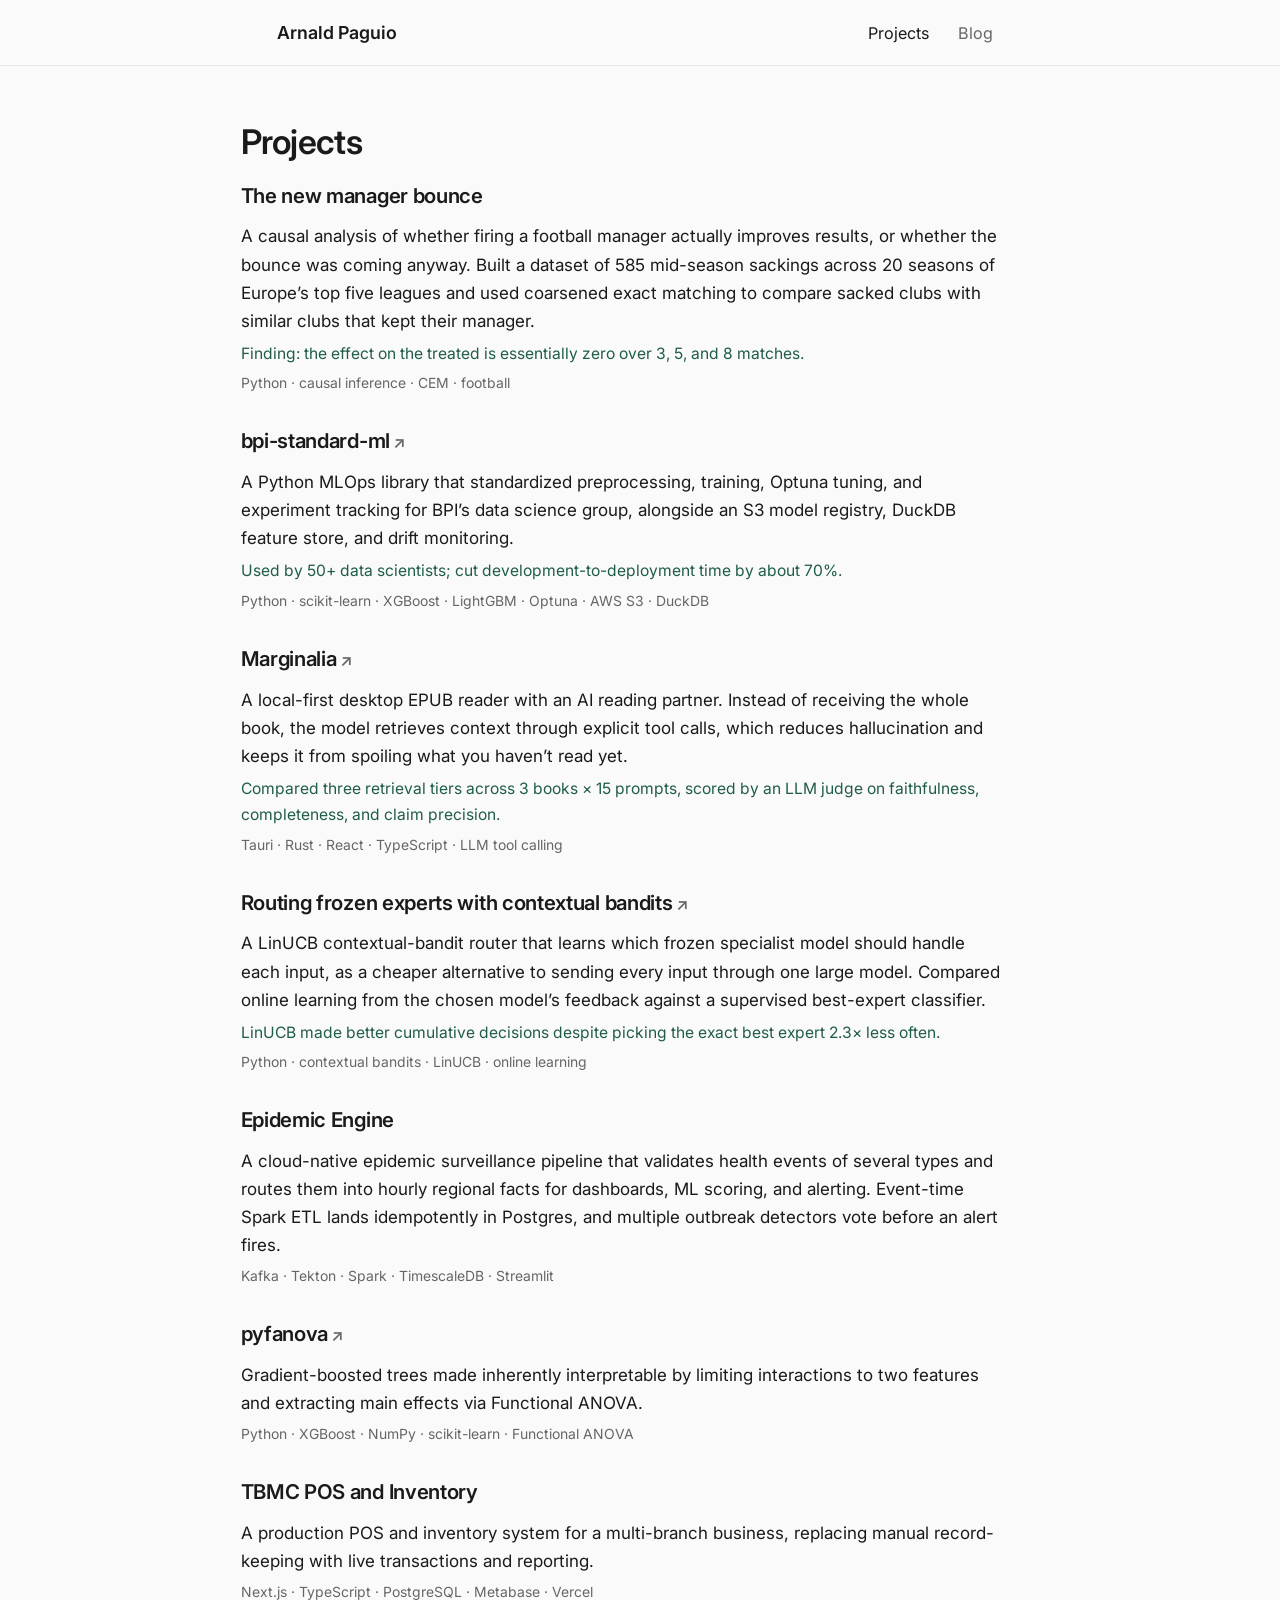
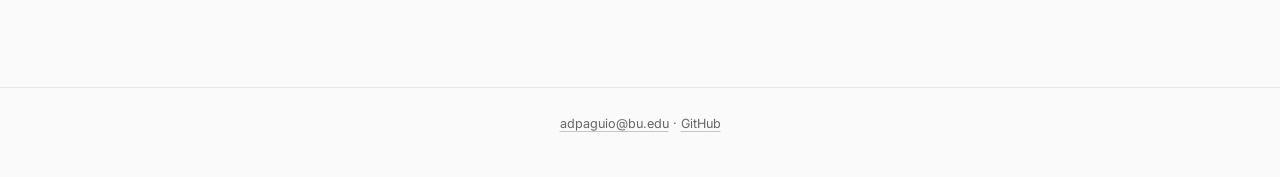
<file: docs/projects.html>
<!DOCTYPE html>
<html xmlns="http://www.w3.org/1999/xhtml" lang="en" xml:lang="en"><head>

<meta charset="utf-8">
<meta name="generator" content="quarto-1.10.18">

<meta name="viewport" content="width=device-width, initial-scale=1.0, user-scalable=yes">


<title>Projects – Arnald Paguio</title>
<style>
/* Default styles provided by pandoc.
** See https://pandoc.org/MANUAL.html#variables-for-html for config info.
*/
span.smallcaps{font-variant: small-caps;}
div.columns{display: flex; gap: 1.5em;}
div.column{flex: auto;}
@media screen {
div.columns{gap: min(4vw, 1.5em);}
div.column{overflow-x: auto;}
}
div.hanging-indent{margin-left: 1.5em; text-indent: -1.5em;}
ul.task-list{list-style: none;}
ul.task-list li input[type="checkbox"] {
  width: 0.8em;
  margin: 0 0.8em 0.2em -1em; /* quarto-specific, see https://github.com/quarto-dev/quarto-cli/issues/4556 */ 
  vertical-align: middle;
}
</style>


<script src="site_libs/quarto-nav/quarto-nav.js"></script>
<script src="site_libs/clipboard/clipboard.min.js"></script>
<script src="site_libs/quarto-html/quarto.js" type="module"></script>
<script src="site_libs/quarto-html/tabsets/tabsets.js" type="module"></script>
<script src="site_libs/quarto-html/popper.min.js"></script>
<script src="site_libs/quarto-html/tippy.umd.min.js"></script>
<script src="site_libs/quarto-html/anchor.min.js"></script>
<link href="site_libs/quarto-html/tippy.css" rel="stylesheet">
<link href="site_libs/quarto-html/quarto-syntax-highlighting-30aecb5c9bd4f63e4d1a11ad1edff4ce.css" rel="stylesheet" id="quarto-text-highlighting-styles">
<script src="site_libs/bootstrap/bootstrap.min.js"></script>
<link href="site_libs/bootstrap/bootstrap-icons.css" rel="stylesheet">
<link href="site_libs/bootstrap/bootstrap-f94665b82d700ab14c385ffe56d03b32.min.css" rel="stylesheet" append-hash="true" id="quarto-bootstrap" data-mode="light">
<script id="quarto-search-options" type="application/json">{
  "language": {
    "search-no-results-text": "No results",
    "search-matching-documents-text": "matching documents",
    "search-copy-link-title": "Copy link to search",
    "search-hide-matches-text": "Hide additional matches",
    "search-more-match-text": "more match in this document",
    "search-more-matches-text": "more matches in this document",
    "search-clear-button-title": "Clear",
    "search-text-placeholder": "",
    "search-detached-cancel-button-title": "Cancel",
    "search-submit-button-title": "Submit",
    "search-label": "Search"
  }
}</script>
<link rel="preconnect" href="https://fonts.googleapis.com">
<link rel="preconnect" href="https://fonts.gstatic.com" crossorigin="">
<link href="https://fonts.googleapis.com/css2?family=Inter:wght@400;500;600&amp;family=Newsreader:ital,opsz,wght@1,6..72,400&amp;family=JetBrains+Mono:wght@400;500&amp;display=swap" rel="stylesheet">


</head>

<body class="nav-fixed fullcontent quarto-light">

<div id="quarto-search-results"></div>
  <header id="quarto-header" class="headroom fixed-top">
    <nav class="navbar navbar-expand-lg " data-bs-theme="dark">
      <div class="navbar-container container-fluid">
      <div class="navbar-brand-container mx-auto">
    <a class="navbar-brand" href="./index.html">
    <span class="navbar-title">Arnald Paguio</span>
    </a>
  </div>
          <button class="navbar-toggler" type="button" data-bs-toggle="collapse" data-bs-target="#navbarCollapse" aria-controls="navbarCollapse" role="menu" aria-expanded="false" aria-label="Toggle navigation" onclick="if (window.quartoToggleHeadroom) { window.quartoToggleHeadroom(); }">
  <span class="navbar-toggler-icon"></span>
</button>
          <div class="collapse navbar-collapse" id="navbarCollapse">
            <ul class="navbar-nav navbar-nav-scroll ms-auto">
  <li class="nav-item">
    <a class="nav-link active" href="./projects.html" aria-current="page"> 
<span class="menu-text">Projects</span></a>
  </li>  
  <li class="nav-item">
    <a class="nav-link" href="./blog/index.html"> 
<span class="menu-text">Blog</span></a>
  </li>  
</ul>
          </div> <!-- /navcollapse -->
            <div class="quarto-navbar-tools">
</div>
      </div> <!-- /container-fluid -->
    </nav>
</header>
<!-- content -->
<div id="quarto-content" class="quarto-container page-columns page-rows-contents page-layout-article page-navbar">
<!-- sidebar -->
<!-- margin-sidebar -->
    
<!-- main -->
<main class="content" id="quarto-document-content">

<header id="title-block-header" class="quarto-title-block default">
<div class="quarto-title">
<h1 class="title">Projects</h1>
</div>



<div class="quarto-title-meta">

    
  
    
  </div>
  


</header>


<div class="project-list">
<section id="the-new-manager-bounce" class="level2">
<h2 class="anchored" data-anchor-id="the-new-manager-bounce"><a href="blog/new-manager-bounce/">The new manager bounce</a></h2>
<p>A causal analysis of whether firing a football manager actually improves results, or whether the bounce was coming anyway. Built a dataset of 585 mid-season sackings across 20 seasons of Europe’s top five leagues and used coarsened exact matching to compare sacked clubs with similar clubs that kept their manager.</p>
<p class="result">
Finding: the effect on the treated is essentially zero over 3, 5, and 8 matches.
</p>
<p class="tech">
Python · causal inference · CEM · football
</p>
</section>
<section id="bpi-standard-ml" class="level2">
<h2 class="anchored" data-anchor-id="bpi-standard-ml"><a href="https://github.com/aadpaguio/bpi-standard-ml-demo">bpi-standard-ml</a></h2>
<p>A Python MLOps library that standardized preprocessing, training, Optuna tuning, and experiment tracking for BPI’s data science group, alongside an S3 model registry, DuckDB feature store, and drift monitoring.</p>
<p class="result">
Used by 50+ data scientists; cut development-to-deployment time by about 70%.
</p>
<p class="tech">
Python · scikit-learn · XGBoost · LightGBM · Optuna · AWS S3 · DuckDB
</p>
</section>
<section id="marginalia" class="level2">
<h2 class="anchored" data-anchor-id="marginalia"><a href="https://github.com/aadpaguio/Marginalia">Marginalia</a></h2>
<p>A local-first desktop EPUB reader with an AI reading partner. Instead of receiving the whole book, the model retrieves context through explicit tool calls, which reduces hallucination and keeps it from spoiling what you haven’t read yet.</p>
<p class="result">
Compared three retrieval tiers across 3 books × 15 prompts, scored by an LLM judge on faithfulness, completeness, and claim precision.
</p>
<p class="tech">
Tauri · Rust · React · TypeScript · LLM tool calling
</p>
</section>
<section id="routing-frozen-experts-with-contextual-bandits" class="level2">
<h2 class="anchored" data-anchor-id="routing-frozen-experts-with-contextual-bandits"><a href="https://github.com/aadpaguio/moe_contextual_bandits">Routing frozen experts with contextual bandits</a></h2>
<p>A LinUCB contextual-bandit router that learns which frozen specialist model should handle each input, as a cheaper alternative to sending every input through one large model. Compared online learning from the chosen model’s feedback against a supervised best-expert classifier.</p>
<p class="result">
LinUCB made better cumulative decisions despite picking the exact best expert 2.3× less often.
</p>
<p class="tech">
Python · contextual bandits · LinUCB · online learning
</p>
</section>
<section id="epidemic-engine" class="level2">
<h2 class="anchored" data-anchor-id="epidemic-engine">Epidemic Engine</h2>
<p>A cloud-native epidemic surveillance pipeline that validates health events of several types and routes them into hourly regional facts for dashboards, ML scoring, and alerting. Event-time Spark ETL lands idempotently in Postgres, and multiple outbreak detectors vote before an alert fires.</p>
<p class="tech">
Kafka · Tekton · Spark · TimescaleDB · Streamlit
</p>
</section>
<section id="pyfanova" class="level2">
<h2 class="anchored" data-anchor-id="pyfanova"><a href="https://github.com/aadpaguio/pyfanova">pyfanova</a></h2>
<p>Gradient-boosted trees made inherently interpretable by limiting interactions to two features and extracting main effects via Functional ANOVA.</p>
<p class="tech">
Python · XGBoost · NumPy · scikit-learn · Functional ANOVA
</p>
</section>
<section id="tbmc-pos-and-inventory" class="level2">
<h2 class="anchored" data-anchor-id="tbmc-pos-and-inventory">TBMC POS and Inventory</h2>
<p>A production POS and inventory system for a multi-branch business, replacing manual record-keeping with live transactions and reporting.</p>
<p class="tech">
Next.js · TypeScript · PostgreSQL · Metabase · Vercel
</p>
</section>
</div>



</main> <!-- /main -->
<script id="quarto-html-after-body" type="application/javascript">
  window.document.addEventListener("DOMContentLoaded", function (event) {
    const icon = "";
    const anchorJS = new window.AnchorJS();
    anchorJS.options = {
      placement: 'right',
      icon: icon
    };
    anchorJS.add('.anchored');
    const isCodeAnnotation = (el) => {
      for (const clz of el.classList) {
        if (clz.startsWith('code-annotation-')) {                     
          return true;
        }
      }
      return false;
    }
    const onCopySuccess = function(e) {
      // button target
      const button = e.trigger;
      // don't keep focus
      button.blur();
      // flash "checked"
      button.classList.add('code-copy-button-checked');
      var currentTitle = button.getAttribute("title");
      button.setAttribute("title", "Copied!");
      let tooltip;
      if (window.bootstrap) {
        button.setAttribute("data-bs-toggle", "tooltip");
        button.setAttribute("data-bs-placement", "left");
        button.setAttribute("data-bs-title", "Copied!");
        tooltip = new bootstrap.Tooltip(button, 
          { trigger: "manual", 
            customClass: "code-copy-button-tooltip",
            offset: [0, -8]});
        tooltip.show();    
      }
      setTimeout(function() {
        if (tooltip) {
          tooltip.hide();
          button.removeAttribute("data-bs-title");
          button.removeAttribute("data-bs-toggle");
          button.removeAttribute("data-bs-placement");
        }
        button.setAttribute("title", currentTitle);
        button.classList.remove('code-copy-button-checked');
      }, 1000);
      // clear code selection
      e.clearSelection();
    }
    const getTextToCopy = function(trigger) {
      const outerScaffold = trigger.parentElement.cloneNode(true);
      const codeEl = outerScaffold.querySelector('code');
      for (const childEl of codeEl.children) {
        if (isCodeAnnotation(childEl)) {
          childEl.remove();
        }
      }
      return codeEl.innerText;
    }
    const clipboard = new window.ClipboardJS('.code-copy-button:not([data-in-quarto-modal])', {
      text: getTextToCopy
    });
    clipboard.on('success', onCopySuccess);
    if (window.document.getElementById('quarto-embedded-source-code-modal')) {
      const clipboardModal = new window.ClipboardJS('.code-copy-button[data-in-quarto-modal]', {
        text: getTextToCopy,
        container: window.document.getElementById('quarto-embedded-source-code-modal')
      });
      clipboardModal.on('success', onCopySuccess);
    }
      var localhostRegex = new RegExp(/^(?:http|https):\/\/localhost\:?[0-9]*\//);
      var mailtoRegex = new RegExp(/^mailto:/);
        var filterRegex = new RegExp("https:\/\/aadpaguio\.github\.io");
      var isInternal = (href) => {
          return filterRegex.test(href) || localhostRegex.test(href) || mailtoRegex.test(href);
      }
      // Inspect non-navigation links and adorn them if external
     var links = window.document.querySelectorAll('a[href]:not(.nav-link):not(.navbar-brand):not(.toc-action):not(.sidebar-link):not(.sidebar-item-toggle):not(.pagination-link):not(.no-external):not([aria-hidden]):not(.dropdown-item):not(.quarto-navigation-tool):not(.about-link)');
      for (var i=0; i<links.length; i++) {
        const link = links[i];
        if (!isInternal(link.href)) {
          // undo the damage that might have been done by quarto-nav.js in the case of
          // links that we want to consider external
          if (link.dataset.originalHref !== undefined) {
            link.href = link.dataset.originalHref;
          }
        }
      }
    function tippyHover(el, contentFn, onTriggerFn, onUntriggerFn) {
      const config = {
        allowHTML: true,
        maxWidth: 500,
        delay: 100,
        arrow: false,
        appendTo: function(el) {
            return el.parentElement;
        },
        interactive: true,
        interactiveBorder: 10,
        theme: 'quarto',
        placement: 'bottom-start',
      };
      if (contentFn) {
        config.content = contentFn;
      }
      if (onTriggerFn) {
        config.onTrigger = onTriggerFn;
      }
      if (onUntriggerFn) {
        config.onUntrigger = onUntriggerFn;
      }
      window.tippy(el, config); 
    }
    const noterefs = window.document.querySelectorAll('a[role="doc-noteref"]');
    for (var i=0; i<noterefs.length; i++) {
      const ref = noterefs[i];
      tippyHover(ref, function() {
        // use id or data attribute instead here
        let href = ref.getAttribute('data-footnote-href') || ref.getAttribute('href');
        try { href = new URL(href).hash; } catch {}
        const id = href.replace(/^#\/?/, "");
        const note = window.document.getElementById(id);
        if (note) {
          return note.innerHTML;
        } else {
          return "";
        }
      });
    }
    const xrefs = window.document.querySelectorAll('a.quarto-xref');
    const processXRef = (id, note) => {
      // Strip column container classes
      const stripColumnClz = (el) => {
        el.classList.remove("page-full", "page-columns");
        if (el.children) {
          for (const child of el.children) {
            stripColumnClz(child);
          }
        }
      }
      stripColumnClz(note)
      if (id === null || id.startsWith('sec-')) {
        // Special case sections, only their first couple elements
        const container = document.createElement("div");
        if (note.children && note.children.length > 2) {
          container.appendChild(note.children[0].cloneNode(true));
          for (let i = 1; i < note.children.length; i++) {
            const child = note.children[i];
            if (child.tagName === "P" && child.innerText === "") {
              continue;
            } else {
              container.appendChild(child.cloneNode(true));
              break;
            }
          }
          if (window.Quarto?.typesetMath) {
            window.Quarto.typesetMath(container);
          }
          return container.innerHTML
        } else {
          if (window.Quarto?.typesetMath) {
            window.Quarto.typesetMath(note);
          }
          return note.innerHTML;
        }
      } else {
        // Remove any anchor links if they are present
        const anchorLink = note.querySelector('a.anchorjs-link');
        if (anchorLink) {
          anchorLink.remove();
        }
        if (window.Quarto?.typesetMath) {
          window.Quarto.typesetMath(note);
        }
        if (note.classList.contains("callout")) {
          return note.outerHTML;
        } else {
          return note.innerHTML;
        }
      }
    }
    for (var i=0; i<xrefs.length; i++) {
      const xref = xrefs[i];
      tippyHover(xref, undefined, function(instance) {
        instance.disable();
        let url = xref.getAttribute('href');
        let hash = undefined; 
        if (url.startsWith('#')) {
          hash = url;
        } else {
          try { hash = new URL(url).hash; } catch {}
        }
        if (hash) {
          const id = hash.replace(/^#\/?/, "");
          const note = window.document.getElementById(id);
          if (note !== null) {
            try {
              const html = processXRef(id, note.cloneNode(true));
              instance.setContent(html);
            } finally {
              instance.enable();
              instance.show();
            }
          } else {
            // See if we can fetch this
            fetch(url.split('#')[0])
            .then(res => res.text())
            .then(html => {
              const parser = new DOMParser();
              const htmlDoc = parser.parseFromString(html, "text/html");
              const note = htmlDoc.getElementById(id);
              if (note !== null) {
                const html = processXRef(id, note);
                instance.setContent(html);
              } 
            }).finally(() => {
              instance.enable();
              instance.show();
            });
          }
        } else {
          // See if we can fetch a full url (with no hash to target)
          // This is a special case and we should probably do some content thinning / targeting
          fetch(url)
          .then(res => res.text())
          .then(html => {
            const parser = new DOMParser();
            const htmlDoc = parser.parseFromString(html, "text/html");
            const note = htmlDoc.querySelector('main.content');
            if (note !== null) {
              // This should only happen for chapter cross references
              // (since there is no id in the URL)
              // remove the first header
              if (note.children.length > 0 && note.children[0].tagName === "HEADER") {
                note.children[0].remove();
              }
              const html = processXRef(null, note);
              instance.setContent(html);
            } 
          }).finally(() => {
            instance.enable();
            instance.show();
          });
        }
      }, function(instance) {
      });
    }
        let selectedAnnoteEl;
        const selectorForAnnotation = ( cell, annotation) => {
          let cellAttr = 'data-code-cell="' + cell + '"';
          let lineAttr = 'data-code-annotation="' +  annotation + '"';
          const selector = 'span[' + cellAttr + '][' + lineAttr + ']';
          return selector;
        }
        const selectCodeLines = (annoteEl) => {
          const doc = window.document;
          const targetCell = annoteEl.getAttribute("data-target-cell");
          const targetAnnotation = annoteEl.getAttribute("data-target-annotation");
          const annoteSpan = window.document.querySelector(selectorForAnnotation(targetCell, targetAnnotation));
          const lines = annoteSpan.getAttribute("data-code-lines").split(",");
          const lineIds = lines.map((line) => {
            return targetCell + "-" + line;
          })
          let top = null;
          let height = null;
          let parent = null;
          if (lineIds.length > 0) {
              //compute the position of the single el (top and bottom and make a div)
              const el = window.document.getElementById(lineIds[0]);
              top = el.offsetTop;
              height = el.offsetHeight;
              parent = el.parentElement.parentElement;
            if (lineIds.length > 1) {
              const lastEl = window.document.getElementById(lineIds[lineIds.length - 1]);
              const bottom = lastEl.offsetTop + lastEl.offsetHeight;
              height = bottom - top;
            }
            if (top !== null && height !== null && parent !== null) {
              // cook up a div (if necessary) and position it 
              let div = window.document.getElementById("code-annotation-line-highlight");
              if (div === null) {
                div = window.document.createElement("div");
                div.setAttribute("id", "code-annotation-line-highlight");
                div.style.position = 'absolute';
                parent.appendChild(div);
              }
              div.style.top = top - 2 + "px";
              div.style.height = height + 4 + "px";
              div.style.left = 0;
              let gutterDiv = window.document.getElementById("code-annotation-line-highlight-gutter");
              if (gutterDiv === null) {
                gutterDiv = window.document.createElement("div");
                gutterDiv.setAttribute("id", "code-annotation-line-highlight-gutter");
                gutterDiv.style.position = 'absolute';
                const codeCell = window.document.getElementById(targetCell);
                const gutter = codeCell.querySelector('.code-annotation-gutter');
                gutter.appendChild(gutterDiv);
              }
              gutterDiv.style.top = top - 2 + "px";
              gutterDiv.style.height = height + 4 + "px";
            }
            selectedAnnoteEl = annoteEl;
          }
        };
        const unselectCodeLines = () => {
          const elementsIds = ["code-annotation-line-highlight", "code-annotation-line-highlight-gutter"];
          elementsIds.forEach((elId) => {
            const div = window.document.getElementById(elId);
            if (div) {
              div.remove();
            }
          });
          selectedAnnoteEl = undefined;
        };
          // Handle positioning of the toggle
      window.addEventListener(
        "resize",
        throttle(() => {
          elRect = undefined;
          if (selectedAnnoteEl) {
            selectCodeLines(selectedAnnoteEl);
          }
        }, 10)
      );
      function throttle(fn, ms) {
      let throttle = false;
      let timer;
        return (...args) => {
          if(!throttle) { // first call gets through
              fn.apply(this, args);
              throttle = true;
          } else { // all the others get throttled
              if(timer) clearTimeout(timer); // cancel #2
              timer = setTimeout(() => {
                fn.apply(this, args);
                timer = throttle = false;
              }, ms);
          }
        };
      }
        // Attach click handler to the DT
        const annoteDls = window.document.querySelectorAll('dt[data-target-cell]');
        for (const annoteDlNode of annoteDls) {
          annoteDlNode.addEventListener('click', (event) => {
            const clickedEl = event.target;
            if (clickedEl !== selectedAnnoteEl) {
              unselectCodeLines();
              const activeEl = window.document.querySelector('dt[data-target-cell].code-annotation-active');
              if (activeEl) {
                activeEl.classList.remove('code-annotation-active');
              }
              selectCodeLines(clickedEl);
              clickedEl.classList.add('code-annotation-active');
            } else {
              // Unselect the line
              unselectCodeLines();
              clickedEl.classList.remove('code-annotation-active');
            }
          });
        }
    const findCites = (el) => {
      const parentEl = el.parentElement;
      if (parentEl) {
        const cites = parentEl.dataset.cites;
        if (cites) {
          return {
            el,
            cites: cites.split(' ')
          };
        } else {
          return findCites(el.parentElement)
        }
      } else {
        return undefined;
      }
    };
    var bibliorefs = window.document.querySelectorAll('a[role="doc-biblioref"]');
    for (var i=0; i<bibliorefs.length; i++) {
      const ref = bibliorefs[i];
      const citeInfo = findCites(ref);
      if (citeInfo) {
        tippyHover(citeInfo.el, function() {
          var popup = window.document.createElement('div');
          citeInfo.cites.forEach(function(cite) {
            var citeDiv = window.document.createElement('div');
            citeDiv.classList.add('hanging-indent');
            citeDiv.classList.add('csl-entry');
            var biblioDiv = window.document.getElementById('ref-' + cite);
            if (biblioDiv) {
              citeDiv.innerHTML = biblioDiv.innerHTML;
            }
            popup.appendChild(citeDiv);
          });
          return popup.innerHTML;
        });
      }
    }
  });
  </script>
</div> <!-- /content -->
<footer class="footer">
  <div class="nav-footer">
    <div class="nav-footer-left">
      &nbsp;
    </div>   
    <div class="nav-footer-center">
<p><a href="mailto:adpaguio@bu.edu">adpaguio@bu.edu</a> · <a href="https://github.com/aadpaguio">GitHub</a></p>
</div>
    <div class="nav-footer-right">
      &nbsp;
    </div>
  </div>
</footer>




</body></html>
</file>
<file: docs/site_libs/quarto-html/tippy.css>
.tippy-box[data-animation=fade][data-state=hidden]{opacity:0}[data-tippy-root]{max-width:calc(100vw - 10px)}.tippy-box{position:relative;background-color:#333;color:#fff;border-radius:4px;font-size:14px;line-height:1.4;white-space:normal;outline:0;transition-property:transform,visibility,opacity}.tippy-box[data-placement^=top]>.tippy-arrow{bottom:0}.tippy-box[data-placement^=top]>.tippy-arrow:before{bottom:-7px;left:0;border-width:8px 8px 0;border-top-color:initial;transform-origin:center top}.tippy-box[data-placement^=bottom]>.tippy-arrow{top:0}.tippy-box[data-placement^=bottom]>.tippy-arrow:before{top:-7px;left:0;border-width:0 8px 8px;border-bottom-color:initial;transform-origin:center bottom}.tippy-box[data-placement^=left]>.tippy-arrow{right:0}.tippy-box[data-placement^=left]>.tippy-arrow:before{border-width:8px 0 8px 8px;border-left-color:initial;right:-7px;transform-origin:center left}.tippy-box[data-placement^=right]>.tippy-arrow{left:0}.tippy-box[data-placement^=right]>.tippy-arrow:before{left:-7px;border-width:8px 8px 8px 0;border-right-color:initial;transform-origin:center right}.tippy-box[data-inertia][data-state=visible]{transition-timing-function:cubic-bezier(.54,1.5,.38,1.11)}.tippy-arrow{width:16px;height:16px;color:#333}.tippy-arrow:before{content:"";position:absolute;border-color:transparent;border-style:solid}.tippy-content{position:relative;padding:5px 9px;z-index:1}
</file>
<file: docs/site_libs/quarto-html/quarto-syntax-highlighting-30aecb5c9bd4f63e4d1a11ad1edff4ce.css>
/* quarto syntax highlight colors */
:root {
  --quarto-hl-al-color: #ff5555;
  --quarto-hl-an-color: #6a737d;
  --quarto-hl-at-color: #d73a49;
  --quarto-hl-bn-color: #005cc5;
  --quarto-hl-bu-color: #d73a49;
  --quarto-hl-ch-color: #032f62;
  --quarto-hl-co-color: #6a737d;
  --quarto-hl-cv-color: #6a737d;
  --quarto-hl-cn-color: #005cc5;
  --quarto-hl-cf-color: #d73a49;
  --quarto-hl-dt-color: #d73a49;
  --quarto-hl-dv-color: #005cc5;
  --quarto-hl-do-color: #6a737d;
  --quarto-hl-er-color: #ff5555;
  --quarto-hl-ex-color: #d73a49;
  --quarto-hl-fl-color: #005cc5;
  --quarto-hl-fu-color: #6f42c1;
  --quarto-hl-im-color: #032f62;
  --quarto-hl-in-color: #6a737d;
  --quarto-hl-kw-color: #d73a49;
  --quarto-hl-op-color: #24292e;
  --quarto-hl-pp-color: #d73a49;
  --quarto-hl-re-color: #6a737d;
  --quarto-hl-sc-color: #005cc5;
  --quarto-hl-ss-color: #032f62;
  --quarto-hl-st-color: #032f62;
  --quarto-hl-va-color: #e36209;
  --quarto-hl-vs-color: #032f62;
  --quarto-hl-wa-color: #ff5555;
}

/* other quarto variables */
:root {
  --quarto-font-monospace: "JetBrains Mono", "SF Mono", ui-monospace, Menlo, monospace;
}

/* syntax highlight based on Pandoc's rules */
pre > code.sourceCode > span {
  color: #24292e;
}

code.sourceCode > span {
  color: #24292e;
}

div.sourceCode,
div.sourceCode pre.sourceCode {
  color: #24292e;
}

/* Normal */
code span {
  color: #24292e;
}

/* Alert */
code span.al {
  font-weight: bold;
  color: #ff5555;
}

/* Annotation */
code span.an {
  color: #6a737d;
}

/* Attribute */
code span.at {
  color: #d73a49;
}

/* BaseN */
code span.bn {
  color: #005cc5;
}

/* BuiltIn */
code span.bu {
  color: #d73a49;
}

/* ControlFlow */
code span.cf {
  color: #d73a49;
}

/* Char */
code span.ch {
  color: #032f62;
}

/* Constant */
code span.cn {
  color: #005cc5;
}

/* Comment */
code span.co {
  color: #6a737d;
}

/* CommentVar */
code span.cv {
  color: #6a737d;
}

/* Documentation */
code span.do {
  color: #6a737d;
}

/* DataType */
code span.dt {
  color: #d73a49;
}

/* DecVal */
code span.dv {
  color: #005cc5;
}

/* Error */
code span.er {
  color: #ff5555;
  text-decoration: underline;
}

/* Extension */
code span.ex {
  font-weight: bold;
  color: #d73a49;
}

/* Float */
code span.fl {
  color: #005cc5;
}

/* Function */
code span.fu {
  color: #6f42c1;
}

/* Import */
code span.im {
  color: #032f62;
}

/* Information */
code span.in {
  color: #6a737d;
}

/* Keyword */
code span.kw {
  color: #d73a49;
}

/* Operator */
code span.op {
  color: #24292e;
}

/* Preprocessor */
code span.pp {
  color: #d73a49;
}

/* RegionMarker */
code span.re {
  color: #6a737d;
}

/* SpecialChar */
code span.sc {
  color: #005cc5;
}

/* SpecialString */
code span.ss {
  color: #032f62;
}

/* String */
code span.st {
  color: #032f62;
}

/* Variable */
code span.va {
  color: #e36209;
}

/* VerbatimString */
code span.vs {
  color: #032f62;
}

/* Warning */
code span.wa {
  color: #ff5555;
}

.prevent-inlining {
  content: "</";
}

/*# sourceMappingURL=926acc428c968270319ff239508645a5.css.map */
</file>
